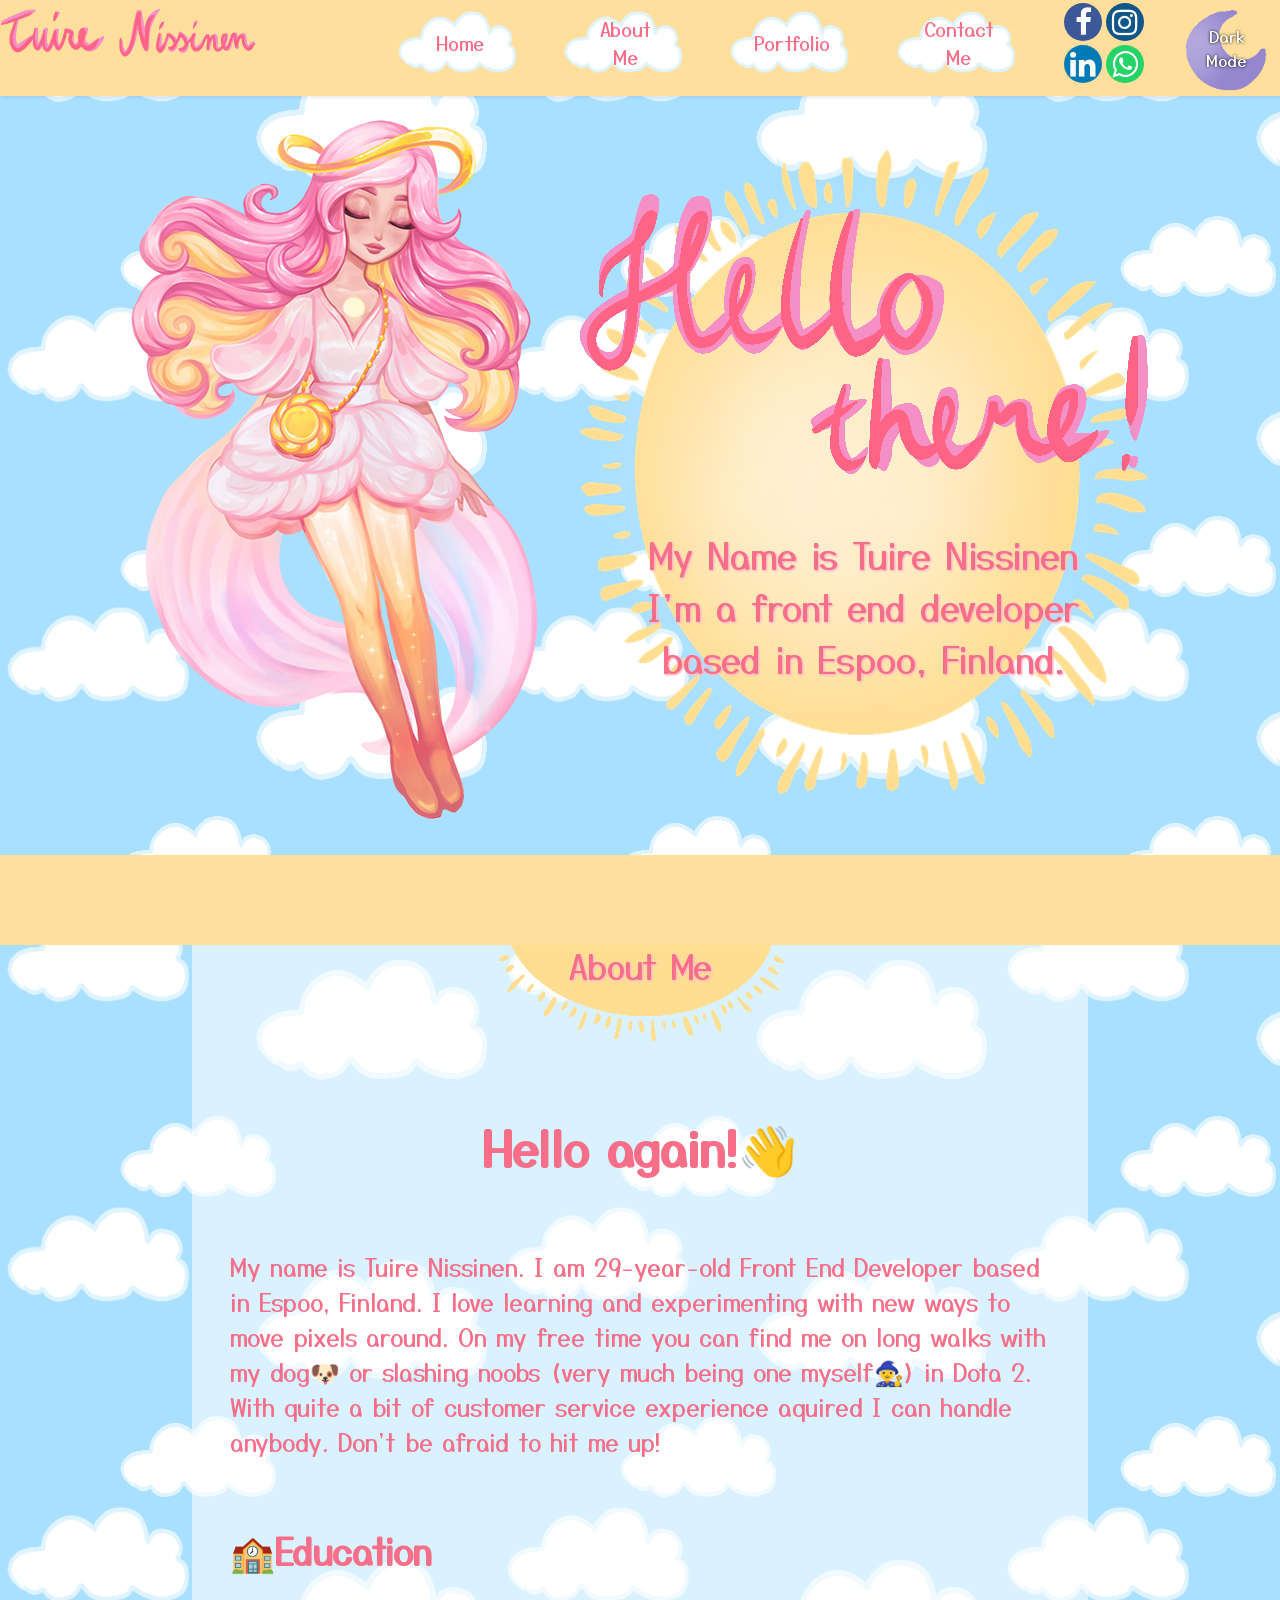
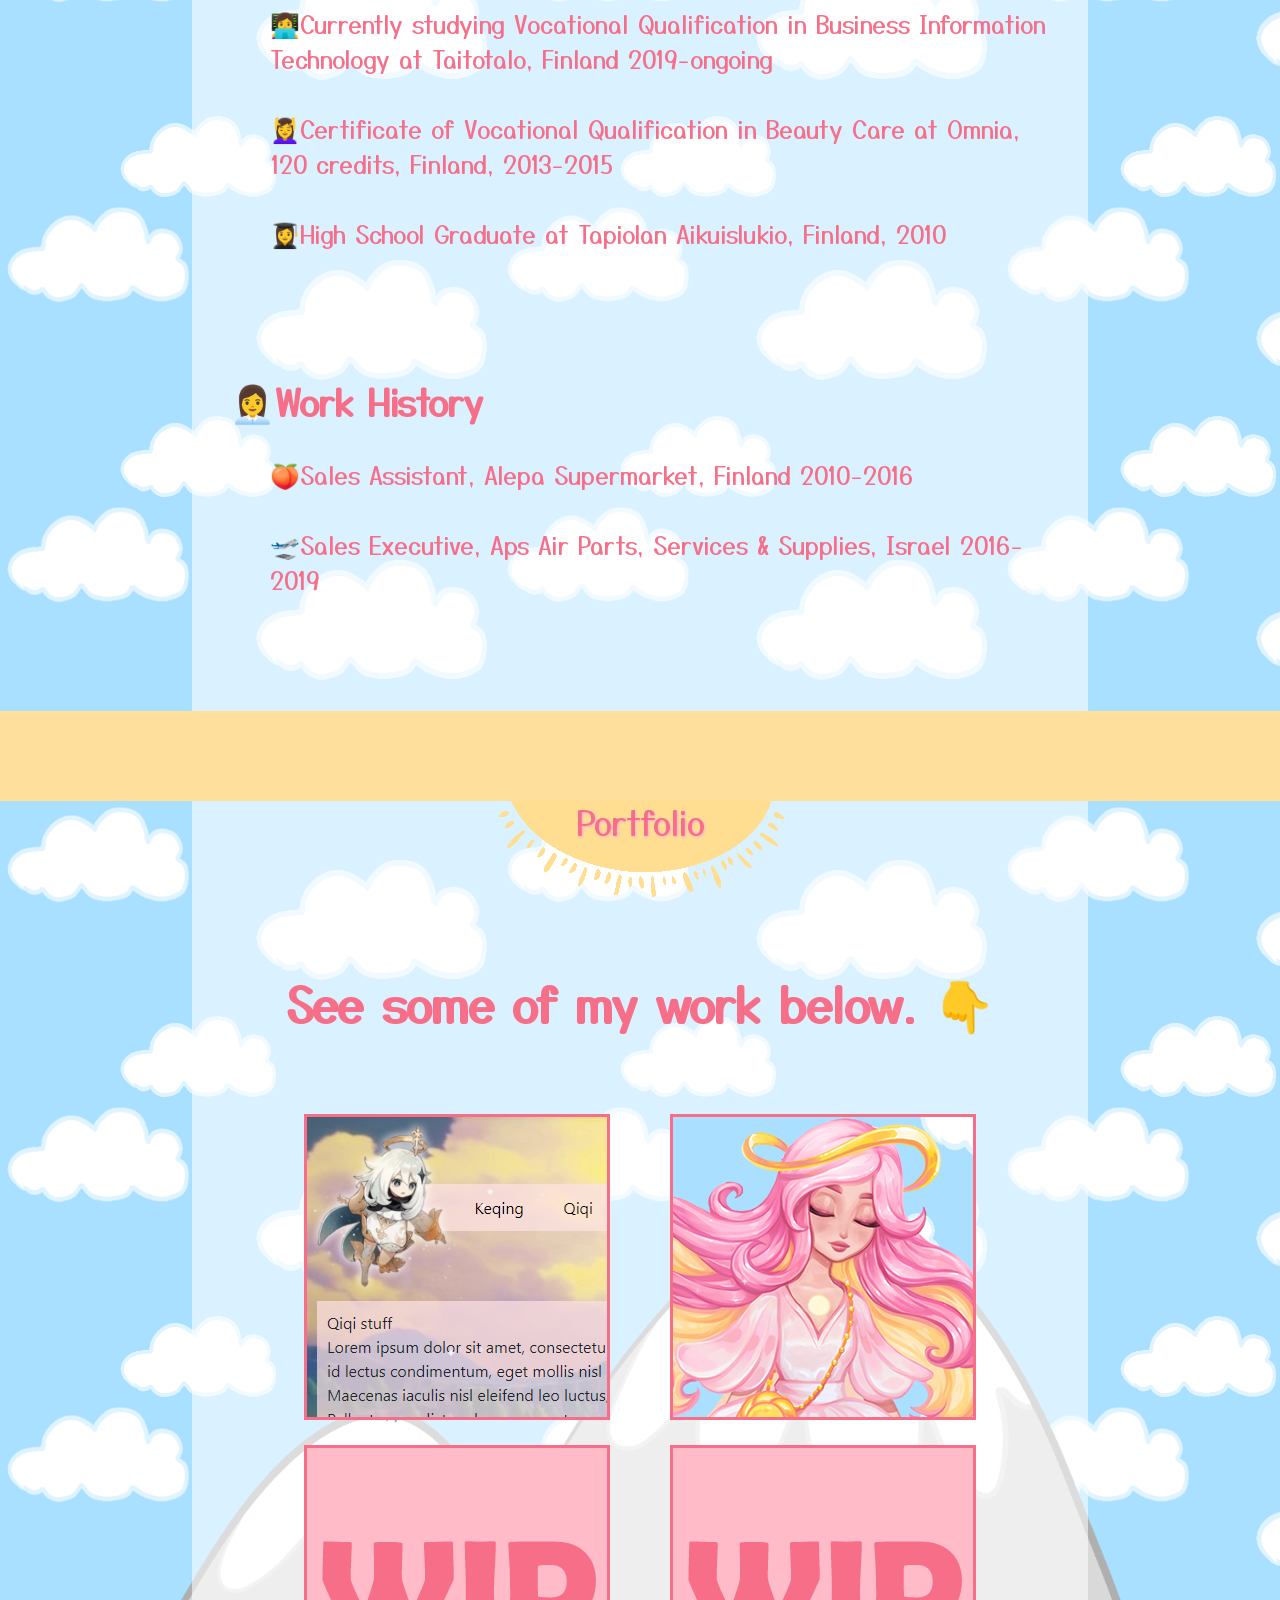
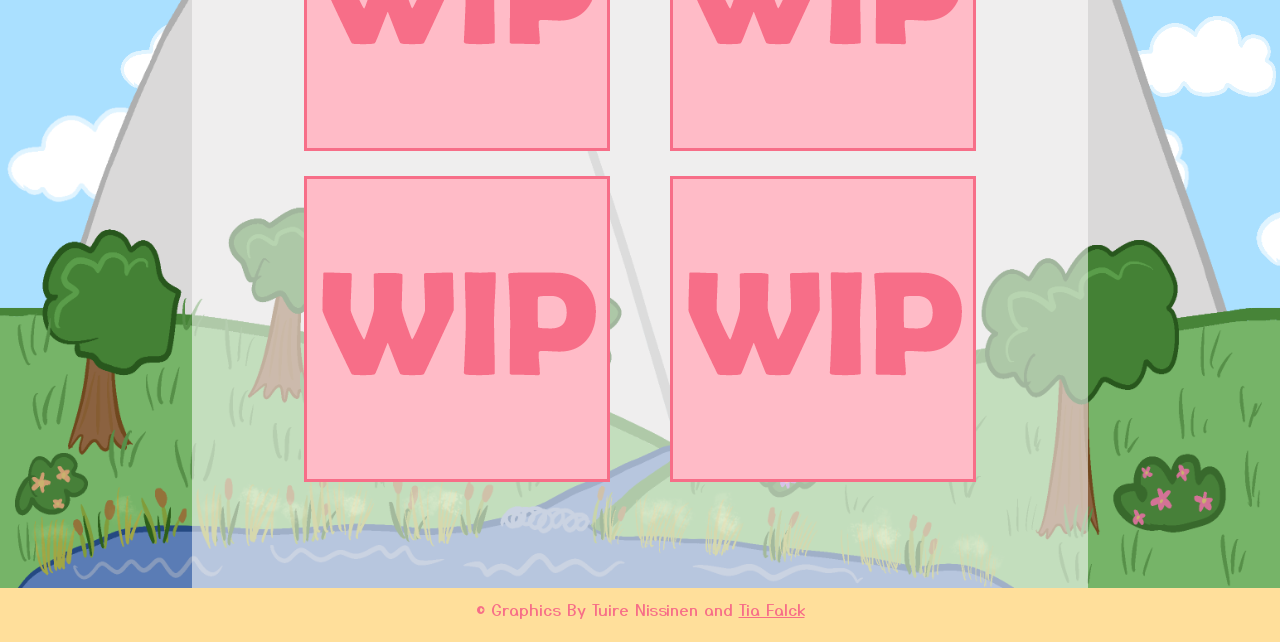
<file: index.html>
<!DOCTYPE html>
<html lang="en">
<head>
    <title>Tuire Nissinen Portfolio</title>
    <!--kolmannen osapuolen CSS ja JS -->
    <link rel="preconnect" href="https://fonts.gstatic.com">
    <link href="https://fonts.googleapis.com/css2?family=Yusei+Magic&display=swap" rel="stylesheet">
    <link rel="stylesheet" href="https://cdnjs.cloudflare.com/ajax/libs/font-awesome/4.7.0/css/font-awesome.min.css">
    <script src="https://alfital1.github.io/RixiStuff/sparkles.js"></script>
    <!-- minun CSS ja JS-->
    <link rel="stylesheet" href="lightVars.css">
    <link rel="stylesheet" href="main.css">
    <link rel="stylesheet" href="hamburger.css">
    <script src="main.js"></script>
    <!-- Responsiivisuus-->
    <meta name="viewport" content="width=device-width, height=device-height, initial-scale=1.0">
</head>

<body>
    <div class="websiteContent">
        <!--Menu-->
        <header class="header">
            <div class="MenuTitle">
                <img src="images/titleLight.png" alt="Title">
            </div>
            <input class="menu-btn" type="checkbox" id="menu-btn" />
            <label class="menu-icon" for="menu-btn"><span class="navicon"></span></label>
            <div class="ModeToggle">
                <a id="ColorsToggle">
                    <span id="ModeText">
                        Dark Mode
                    </span>
                    <img src="images/modeLight.png" alt="Mode Toggle">
                </a>
            </div>
            <ul class="menu">
              <li>
                <a href="#">
                    <span>Home</span>
                    <img src="images/CloudLight.png" alt="Cloud">
                </a>
              </li>
              <li>
                <a href="#AboutMe">
                    <span>About Me</span>
                    <img src="images/CloudLight.png" alt="Cloud">
                </a>
              </li>
              <li>
                <a href="#Portfolio">
                    <span>Portfolio</span>
                    <img src="images/CloudLight.png" alt="Cloud">
                </a>
              </li>
              <li>
                <a id="hrfContactMe">
                    <span>Contact Me</span>
                    <img src="images/CloudLight.png" alt="Cloud">
                </a>
              </li>
              <li>
                <div class="SocialsContainer">
                    <table>
                        <tr>
                            <td>
                                <a href="https://www.facebook.com/tuire.nissinen.9" target="_blank" class="fa fa-facebook"></a>
                            </td>
                            <td>
                                <a href="https://www.instagram.com/sugarixi/" target="_blank" class="fa fa-instagram"></a>
                            </td>
                        </tr>
                        <tr>
                            <td>
                                <a href="https://www.linkedin.com/in/tuire-nissinen-284756204/" target="_blank" class="fa fa-linkedin"></a>
                            </td>
                            <td>
                                <a href="https://wa.me/358452542229" target="_blank" class="fa fa-whatsapp"></a>
                            </td>
                        </tr>
                    </table>
                </div>
              </li>
            </ul>
            
        </header>
        <!--Home osio-->
        <div class="Home">
            <div class="CharacterPic sparkles-always">
                <img src="images/characterLight.png" alt="Character">
            </div>
            <div class="MainContent">
                <img class="Sun" src="images/Light.png" alt="Sun">
                <img class="HelloText" src="images/helloLight.png" alt="Hello there!">
                <div class="HomeContent">
                    My Name is Tuire Nissinen
                    <br>
                    I'm a front end developer
                    <br>
                    based in Espoo, Finland.
                </div>
            </div>
        </div>
        <!--About Me osio-->
        <a id="AboutMe"></a>
        <div class="Divider"></div>
        <div class="AboutMe">
            <div class="HalfSunContainerTop">
                <img src="images/HalfLight.png" alt="Half sun">
                <span>About Me</span>
            </div>
            <div class="ContentHolder">
                <div class="Content">
                    <center><h1>Hello again!👋</h1></center> 
                    <pre>
                        
My name is Tuire Nissinen. I am 29-year-old Front End Developer based in Espoo, Finland. I love learning and experimenting with new ways to move pixels around. On my free time you can find me on long walks with my dog🐶 or slashing noobs (very much being one myself🧙‍♀️) in Dota 2. With quite a bit of customer service experience aquired I can handle anybody. Don't be afraid to hit me up!
                    </pre>
                    <h2>🏫Education</h2>
                    <pre><ul class="UlStyle"><li>👩‍💻Currently studying Vocational Qualification in Business Information Technology at Taitotalo, Finland 2019-ongoing</li>   <li>💆‍♀️Certificate of Vocational Qualification in Beauty Care at Omnia, 120 credits, Finland, 2013-2015</li>  <li>👩‍🎓High School Graduate at Tapiolan Aikuislukio, Finland, 2010</li></ul>
                    </pre>
                    <h2>👩‍💼Work History</h2>
                    <pre><ul class="UlStyle"><li>🍑Sales Assistant, Alepa Supermarket, Finland 2010-2016</li>   <li>🛫Sales Executive, Aps Air Parts, Services & Supplies, Israel 2016-2019</li></ul></pre>
                </div>
            </div>
        </div>
        <!--Porfolio osio-->
        <a id="Portfolio"></a>
        <div class="Divider"></div>
        <div class="Portfolio">
            <div class="HalfSunContainerTop">
                <img src="images/HalfLight.png" alt="Half sun">
                <span>Portfolio</span>
            </div>
            <div class="ContentHolder">
                <div class="Content">
                    <div class="PortfolioImg">
                        <div>
                            <h1>See some of my work below. 👇</h1>
                            <br>
                        </div>
                        <div>
                            <a href="https://sugarixi.github.io/sugarixi/" target="_blank"><img src="images/portfoliopic1.png" alt="Link"></a>
                            <a href="https://sugarixi.github.io/" target="_blank"><img src="images/portfoliopic2.png" alt="Link"></a>
                            <img src="images/portfoliopicWIPLight.png" alt="WIP">
                            <img src="images/portfoliopicWIPLight.png" alt="WIP">
                            <img src="images/portfoliopicWIPLight.png" alt="WIP">
                            <img src="images/portfoliopicWIPLight.png" alt="WIP">
                        </div>
                    </div>
                </div>
            </div>
            <div class="BottomImg">
                <img src="images/BottompicLight.png" alt="Scenery picture">
            </div>
        </div>
        <!--Alabaari ja copyrightti-->
        <div class="DividerSmall">
            © Graphics By Tuire Nissinen and <a href="https://www.instagram.com/devilyche/" target="_blank">Tia Falck</a>
        </div>

        <!--Contact me pop uppi-->
        <div id="myModal" class="modal">
            <!-- Contact me sisältö -->
            <form target="_blank" action="https://formsubmit.co/f6f50882507d473a5b1bf310922e50ae " method="POST">
                <div class="modal-content">
                    <span class="close">&times;</span>
                    <div class="CloudContainer">
                        <span>Contact Me</span>
                        <img src="images/CloudLight.png" alt="Cloud">
                    </div>
                    <!--Contact me tiedot-->
                    <div class="InfoContainer">
                        <div class="Info">
                            <input type="text" placeholder="Name" name="Name" />
                            <input type="email" placeholder="Email" name="Email" />
                            <input type="text" placeholder="Phone" name="Phone" />
                        </div>
                        <div class="Info">
                            <textarea placeholder="Your Message" name="Message"></textarea>
                        </div>
                    </div>

                    <div class="ButtonsContainer">
                        <button type="submit">Submit</button>
                        <button type="reset">Clear</button>
                    </div>
                </div>
            </form>
        </div>
    </div>
</body>
</html>
</file>
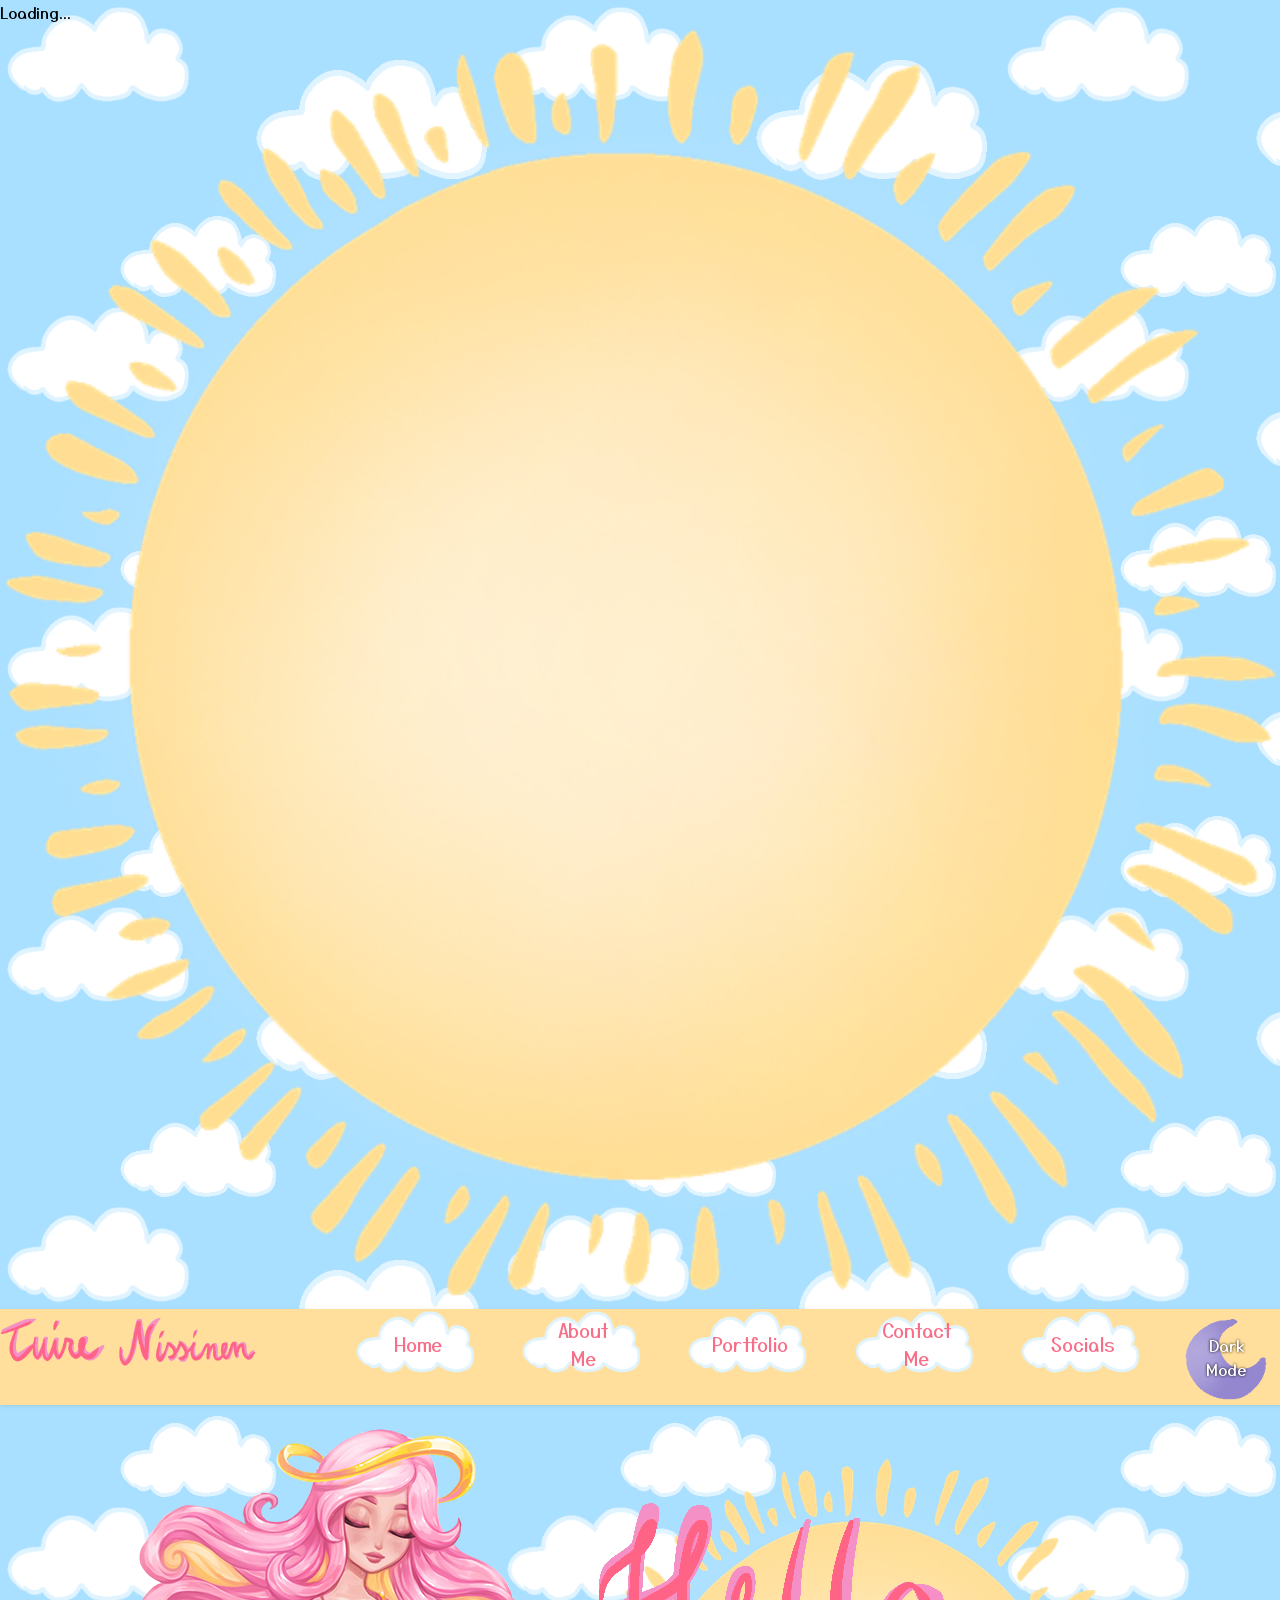
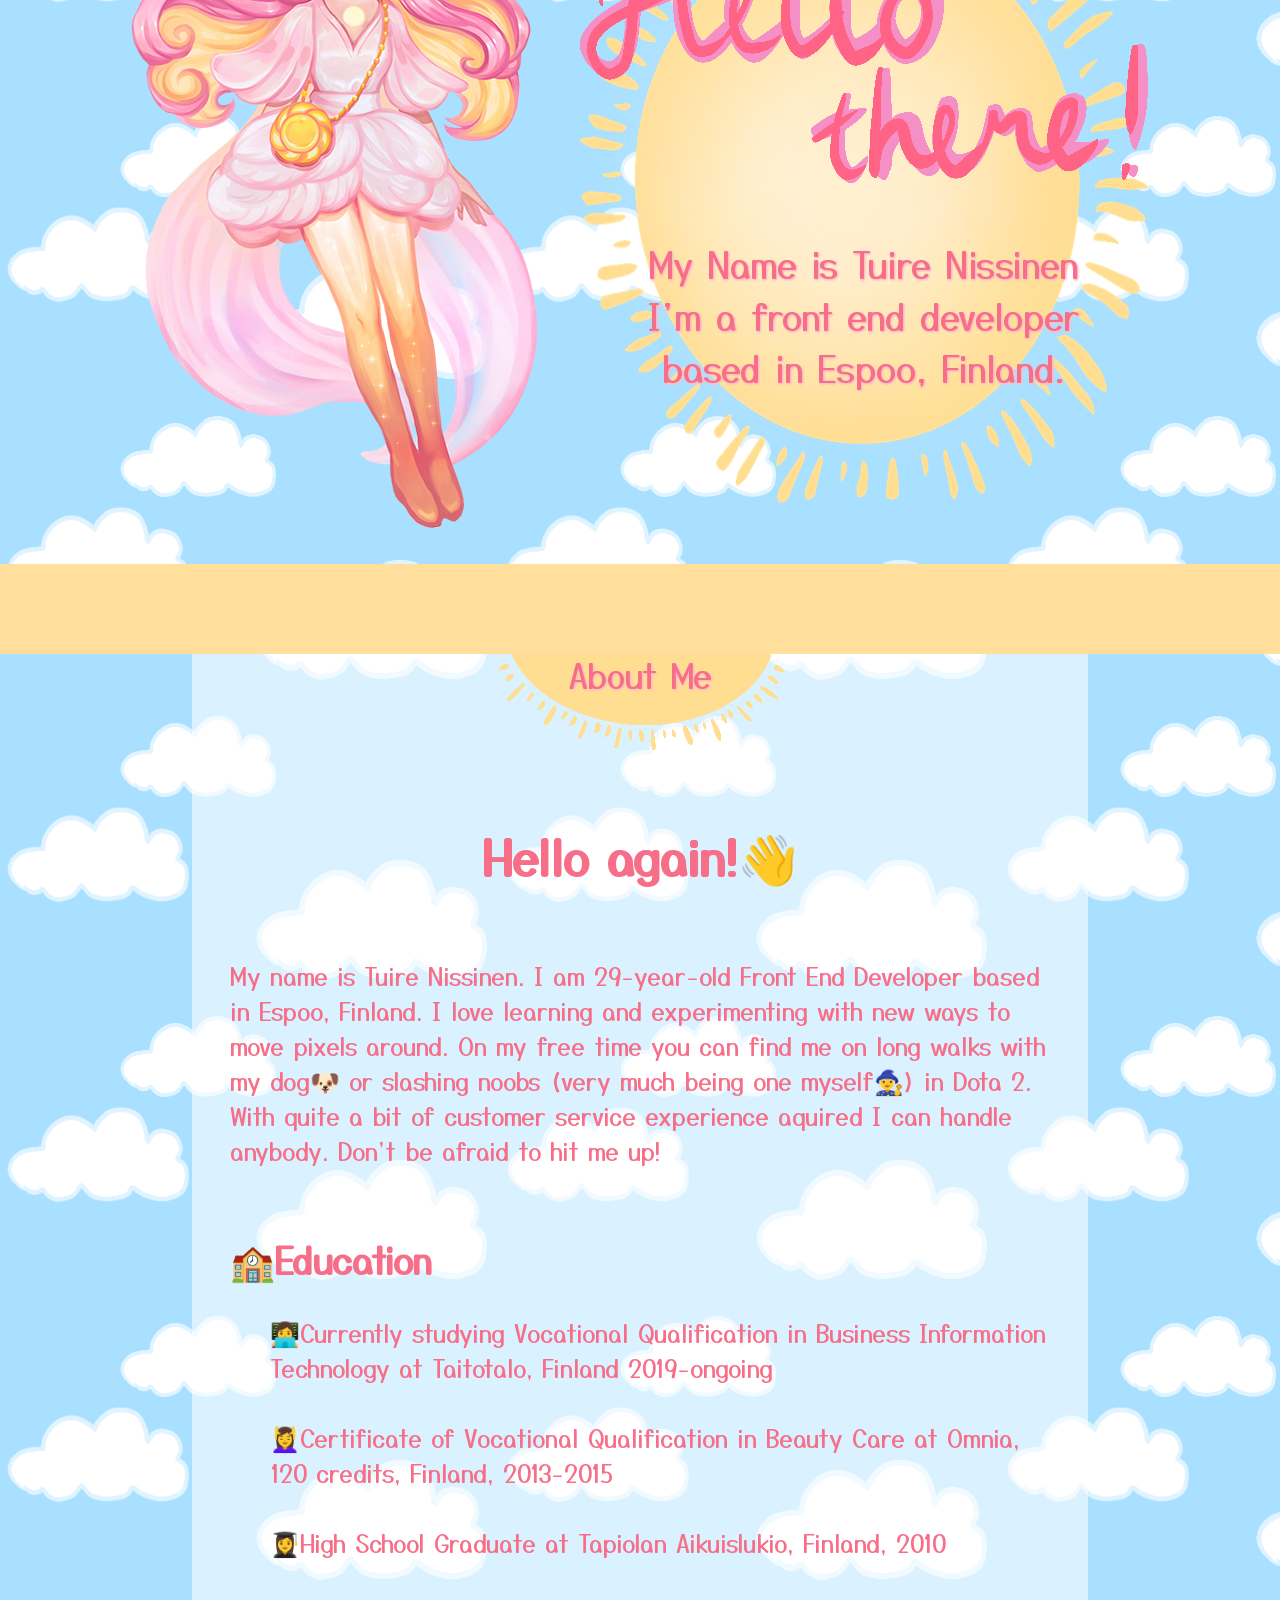
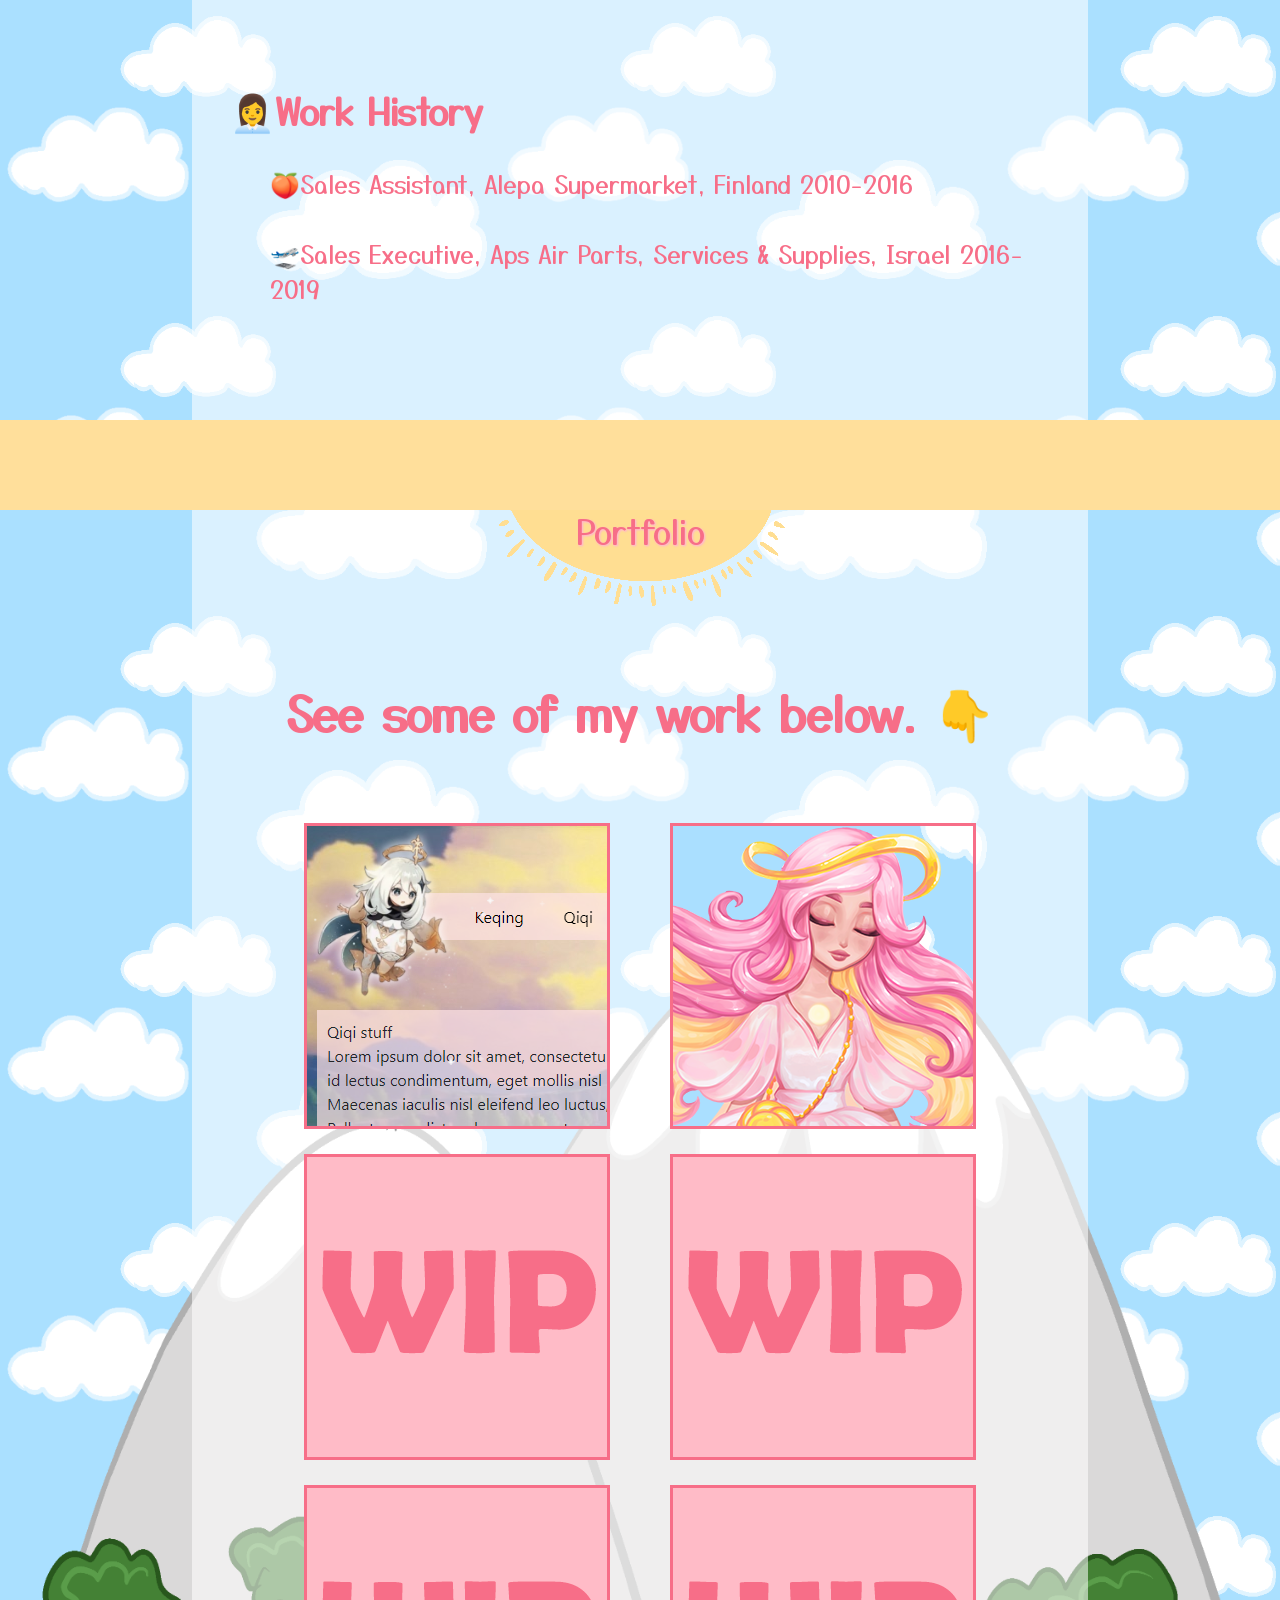
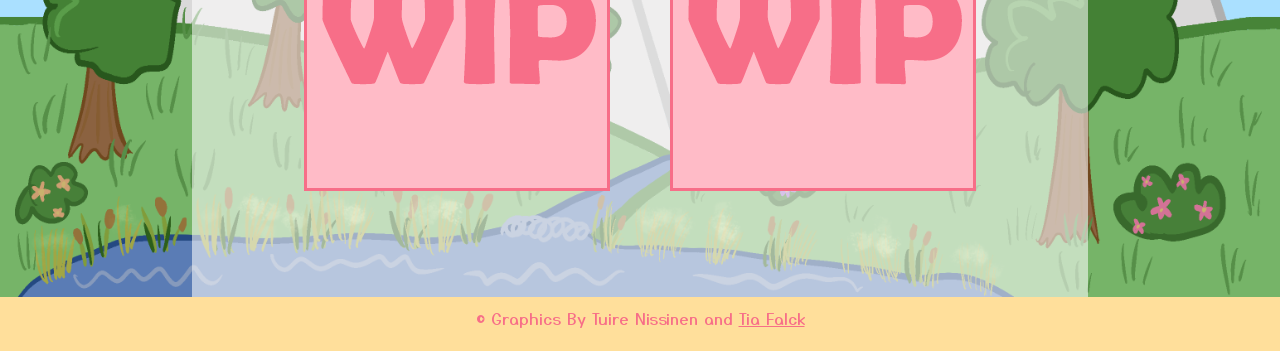
<file: main.html>
<!DOCTYPE html>
<head>
    <link rel="preconnect" href="https://fonts.gstatic.com">
    <link href="https://fonts.googleapis.com/css2?family=Yusei+Magic&display=swap" rel="stylesheet">
    <link rel="stylesheet" href="https://cdnjs.cloudflare.com/ajax/libs/font-awesome/4.7.0/css/font-awesome.min.css">
    <link rel="stylesheet" href="lightVars.css">
    <link rel="stylesheet" href="main.css">
    <link rel="stylesheet" href="hamburger.css">
    <script src="https://alfital1.github.io/RixiStuff/sparkles.js" type="text/javascript"></script>
    <script src="main.js"></script>
</head>
<meta name="viewport" content="width=device-width, height=device-height, initial-scale=1.0">
<body>
    <div class="stage">
        <div class="box bounce-4">
            <span>Loading...</span>
            <img src="images/Light.png">
        </div>
    </div>
    <div class="websiteContent noDisplay">
        <header class="header">
            <div class="MenuTitle">
                <img src="images/titleLight.png">
            </div>
            <input class="menu-btn" type="checkbox" id="menu-btn" />
            <label class="menu-icon" for="menu-btn"><span class="navicon"></span></label>
            <div class="ModeToggle">
                <a id="ColorsToggle">
                    <span id="ModeText">
                        Dark Mode
                    </span>
                    <img src="images/modeLight.png">
                </a>
            </div>
            <ul class="menu">
              <li>
                <a href="#">
                    <span>Home</span>
                    <img src="images/CloudLight.png">
                </a>
              </li>
              <li>
                <a href="#AboutMe">
                    <span>About Me</span>
                    <img src="images/CloudLight.png">
                </a>
              </li>
              <li>
                <a href="#Portfolio">
                    <span>Portfolio</span>
                    <img src="images/CloudLight.png">
                </a>
              </li>
              <li>
                <a id="hrfContactMe">
                    <span>Contact Me</span>
                    <img src="images/CloudLight.png">
                </a>
              </li>
              <li>
                <a id="hrfSocials">
                    <span>Socials</span>
                    <img src="images/CloudLight.png">
                </a>
              </li>
            </ul>
            
        </header>

        <div class="Home">
            <div class="CharacterPic sparkles-always">
                <img src="images/characterLight.png">
            </div>
            <div class="MainContent sparkles-always">
                <img class="Sun" src="images/Light.png">
                <img class="HelloText" src="images/helloLight.png">
                <div class="HomeContent">
                    My Name is Tuire Nissinen
                    <br>
                    I'm a front end developer
                    <br>
                    based in Espoo, Finland.
                </div>
            </div>
        </div>

        <a name="AboutMe"></a>
        <div class="Divider"></div>
        <div class="AboutMe">
            <div class="HalfSunContainerTop">
                <img src="images/HalfLight.png">
                <span>About Me</span>
            </div>
            <div class="ContentHolder">
                <div class="Content">
                    <center><h1>Hello again!👋</h1></center>
                    <pre>
                        
My name is Tuire Nissinen. I am 29-year-old Front End Developer based in Espoo, Finland. I love learning and experimenting with new ways to move pixels around. On my free time you can find me on long walks with my dog🐶 or slashing noobs (very much being one myself🧙‍♀️) in Dota 2. With quite a bit of customer service experience aquired I can handle anybody. Don't be afraid to hit me up!
                    </pre>
                    <h2>🏫Education</h2>
                    <pre><ul class="UlStyle"><li>👩‍💻Currently studying Vocational Qualification in Business Information Technology at Taitotalo, Finland 2019-ongoing</li>   <li>💆‍♀️Certificate of Vocational Qualification in Beauty Care at Omnia, 120 credits, Finland, 2013-2015</li>  <li>👩‍🎓High School Graduate at Tapiolan Aikuislukio, Finland, 2010</li></ul>
                    </pre>
                    <h2>👩‍💼Work History</h2>
                    <pre><ul class="UlStyle"><li>🍑Sales Assistant, Alepa Supermarket, Finland 2010-2016</li>   <li>🛫Sales Executive, Aps Air Parts, Services & Supplies, Israel 2016-2019</li></ul></pre>
                </div>
            </div>
        </div>

        <a name="Portfolio"></a>
        <div class="Divider"></div>
        <div class="Portfolio">
            <div class="HalfSunContainerTop">
                <img src="images/HalfLight.png">
                <span>Portfolio</span>
            </div>
            <div class="ContentHolder">
                <div class="Content">
                    <div class="PortfolioImg">
                        <div>
                            <h1>See some of my work below. 👇</h1>
                            <br>
                        </div>
                        <div>
                            <a href="https://sugarixi.github.io/" target="_blank"><img src="images/portfoliopic1.png"></a>
                            <a href="https://tuirenissinen.github.io/" target="_blank"><img src="images/portfoliopic2.png"></a>
                            <img src="images/portfoliopicWIPLight.png">
                            <img src="images/portfoliopicWIPLight.png">
                            <img src="images/portfoliopicWIPLight.png">
                            <img src="images/portfoliopicWIPLight.png">
                        </div>
                    </div>
                </div>
            </div>
            <div class="BottomImg">
                <img src="images/BottompicLight.png">
            </div>
        </div>
        <div class="DividerSmall">
            © Graphics By Tuire Nissinen and <a href="https://www.instagram.com/devilyche/" target="_blank">Tia Falck</a>
        </div>

        <!-- The Modal -->
        <div id="myModal" class="modal">
            <!-- Modal content -->
            <form target="_blank" action="https://formsubmit.co/sugarixi@gmail.com" method="POST">
                <div class="modal-content">
                    <span class="close">&times;</span>
                    <div class="CloudContainer">
                        <span>Contact Me</span>
                        <img src="images/CloudLight.png">
                    </div>

                    <div class="InfoContainer">
                        <div class="Info">
                            <input type="text" placeholder="Name" name="Name" />
                            <input type="email" placeholder="Email" name="Email" />
                            <input type="text" placeholder="Phone" name="Phone" />
                        </div>
                        <div class="Info">
                            <textarea placeholder="Your Message" name="Message"></textarea>
                        </div>
                    </div>

                    <div class="ButtonsContainer">
                        <button type="submit">Submit</button>
                        <button type="reset">Clear</button>
                    </div>
                </div>
            </form>
        </div>
    </div>
</body>
</html>
</file>
<file: lightVars.css>
/*Variablet light modelle*/
:root {
    --palette1: #FFDF9B;
    --palette2: #F76E88;
    --palette3: #FFBBC7;
    --palette4: #B6DFFF;
    --palette5: #E4F3FF;
    --palette6: #FFFFFF;
    --palette6op: #FFFFFF90;
    --bgWallpaper: url("images/wallpaperLight.png");
    --bgContactme: url("images/contactLight.png");
  }
</file>
<file: main.css>
/*Yleiset säännöt*/
html {
    scroll-behavior: smooth;
    font-family: 'Yusei Magic', sans-serif;
}
body {
    background-image: var(--bgWallpaper);
    height: 100vh;
    margin: 0;
    padding: 0;
}

/*Scrollbaari*/
::-webkit-scrollbar {
    width: 20px;
}
::-webkit-scrollbar-track {
    box-shadow: inset 0 0 5px var(--palette6);
}
::-webkit-scrollbar-thumb {
    background: var(--palette3);
}
::-webkit-scrollbar-thumb:hover {
    background: var(--palette2); 
}

/*tällä a tagit, joissa ei ole href atribuuttia, näyttää osoittimen*/
a {
    cursor: pointer;
}

/*light/dark toggle*/
.ModeToggle {
    height: 100%;
    display: flex;
    align-items: center;
    justify-content: center;
    padding-right: 1vw;
    float: right;
}
.ModeToggle a {
    position: relative;
    text-align: center;
    padding-top: 10px;
}
.ModeToggle a img{
    max-height: 9vh;
    max-width: 11vw;
}
.ModeToggle a span {
    position: absolute;
    top: 50%;
    left: 50%;
    transform: translate(-50%, -50%);
    color: var(--palette6);
    text-shadow: 0px 0px 3px #000000;
}

/*sosiaalisen median napit*/
.SocialsContainer {
    display: flex;
    justify-content: center;
}
.SocialsContainer a {
    padding: 4px !important;
}
.fa-facebook {
    background: #3B5998;
    color: white;
}
.fa-instagram {
    background: #125688;
    color: white;
}
.fa-linkedin {
    background: #007bb5;
    color: white;
}
.fa-whatsapp {
    background-color: #25d366;
    color: white;
}
.fa {
    padding: 20px;
    font-size: 30px;
    width: 30px;
    text-align: center;
    text-decoration: none;
    border-radius: 50%;
}
.fa:hover {
    opacity: 0.7;
}

/*Sivuston Home-osio*/
.Home {
    padding-top: 10vh;
    display: flex;
    align-items: center;
    justify-content: center;
    height: 85vh;
    position: relative;
}
.CharacterPic {
    padding-right: 3vw;
}
.MainContent {
    position: relative;
}
.Sun {
    position: absolute;
    top: 0;
    left: 0;
    z-index: -1;
}
.HelloText {
    padding-top: 5vh;
    padding-bottom: 5vh;
}
.HomeContent {
    display: flex;
    justify-content: center;
    font-size: min(4vw,4vh);
    color: var(--palette2);
    text-align: center;
    height: 30vh;
    text-shadow: 1px 1px 2px var(--palette3), 1px 1px 2px var(--palette3);   
}

/*Sivujen välinjakaja*/
.Divider {
    width: 100%;
    height: 10vh;
    background-color: var(--palette1);
}

/*Pieni välinjakaja sivuston loppuun, sisällä myös copyrightit*/
.DividerSmall {
    width: 100%;
    height: 5vh;
    background-color: var(--palette1);
    color: var(--palette2);
    text-align: center;
    padding-top: 1vh;
}
.DividerSmall a{
    color: inherit;
}

/*puolikas aurinko/kuu about me ja portfolio osion yllä*/
.HalfSunContainerTop {
    position: absolute;
    top: 0;
    z-index: 1;
}
.HalfSunContainerTop img {
    vertical-align: top;
    transform: rotate(180deg);
}
.HalfSunContainerTop span{
    position: absolute;
    top: 20%;
    left: 50%;
    transform: translate(-50%, -50%);
    color: var(--palette2);
    font-size: 2.1rem;
    text-shadow: 1px 1px 2px var(--palette3), 1px 1px 2px var(--palette3);
}

/*Sivuston About Me-osio*/
.AboutMe {
    position: relative;
    min-height: 85vh;
    display: flex;
    justify-content: center;
}
pre {
    white-space: pre-wrap;       /* Since CSS 2.1 */
    white-space: -moz-pre-wrap;  /* Mozilla, since 1999 */
    white-space: -pre-wrap;      /* Opera 4-6 */
    white-space: -o-pre-wrap;    /* Opera 7 */
    word-wrap: break-word;       /* Internet Explorer 5.5+ */
    font-family: inherit;
}
.UlStyle {
    list-style: none;
}

/*Sivuston Portfolio-osio*/
.Portfolio {
    position: relative;
    min-height: 85vh;
    display: flex;
    justify-content: center;
}
.PortfolioImg {
    display: flex;
    justify-content: center;
    align-items: center;
    flex-wrap: wrap;
    text-align: center;
}
.PortfolioImg img {
    margin: 1vh 2vw;
    width: unset;
    height: unset;
    border: 3px solid var(--palette2);
}
.PortfolioImg img:hover {
    opacity: 0.5;
}

/*About me ja Portfolion sisältö osio*/
.ContentHolder {
    min-height: 85vh;
    width: 70vw;
    background-color: var(--palette6op);
    overflow: auto;
}
.Content {
    padding: 15vh 3vw 10vh 3vw;
    color: var(--palette2);
    font-size: 1.5rem;
}

/*Maisemakuva*/
.BottomImg img{
    height: initial;
    width: 100%;
    position: absolute;
    bottom: 0;
    left: 0;
    z-index: -1;
}

/* Contact me (tausta) */
.modal {
  display: none; /* Hidden by default */
  position: fixed; /* Stay in place */
  z-index: 3; /* Sit on top */
  -webkit-transform: translate3d(0,0,0);
  padding-top: 100px; /* Location of the box */
  left: 0;
  top: 0;
  width: 100%; /* Full width */
  height: 100%; /* Full height */
  overflow: auto; /* Enable scroll if needed */
  background-color: rgb(0,0,0); /* Fallback color */
  background-color: rgba(0,0,0,0.4); /* Black w/ opacity */
}

/* Contact me sisältö */
.modal-content {
    position: relative;
    background-color: var(--palette4);
    background-image: var(--bgContactme);
    background-repeat: no-repeat;
    background-position: top;
    margin: auto;
    display: flex;
    flex-direction: column;
    justify-content: space-evenly;
    border: 5px solid var(--palette1);
    width: 70vw;
    height: 70vh;
    box-shadow: 0 4px 8px 0 rgba(0,0,0,0.2),0 6px 20px 0 rgba(0,0,0,0.19);
    -webkit-animation-name: animatetop;
    -webkit-animation-duration: 0.4s;
    animation-name: animatetop;
    animation-duration: 0.4s
}

/* Lisää animaation contact me pop uppiin */
@-webkit-keyframes animatetop {
  from {top:-300px; opacity:0} 
  to {top:0; opacity:1}
}

@keyframes animatetop {
  from {top:-300px; opacity:0}
  to {top:0; opacity:1}
}

/* Sulkee contact me pop upin */
.close {
  color: white;
  font-size: 28px;
  font-weight: bold;
  align-self: flex-end;
  position: absolute;
  top: 0;
  padding-right: 1vw;
  z-index: 3;
}
.close:hover,
.close:focus {
  color: var(--palette2);
  text-decoration: none;
  cursor: pointer;
}

/*Contact me otsikko*/
.CloudContainer {
    z-index: 2;
    position: relative;
    height: 10vh;
    text-align: center;
}
.CloudContainer span {
    left: 50%;
    top: 35%;
    transform: translate(-50%, -50%);
    position: absolute;
    color: var(--palette2);
    z-index: 1;
    font-size: 2rem;
}
.CloudContainer img {
    left: 50%;
    top: 30%;
    width: fit-content;
    height: fit-content;
    transform: translate(-50%, -50%);
    position: absolute;
}

/*Contact me tiedot*/
.InfoContainer {
    display: flex;
    justify-content: space-evenly;
    height: 30vh;
}
.Info {
    width: 30vw;
    height: 100%;
    display: flex;
    flex-direction: column;
    justify-content: space-between;
}
.Info input {
    height: 5vh;
    color: var(--palette2);
    border: 2px solid var(--palette2);
    font-size: 2em;
    background-color: var(--palette6);
}
::placeholder { /* Chrome, Firefox, Opera, Safari 10.1+ */
    color: var(--palette2);
    opacity: 1; /* Firefox */
}
:-ms-input-placeholder { /* Internet Explorer 10-11 */
    color: var(--palette2);
}
::-ms-input-placeholder { /* Microsoft Edge */
    color: var(--palette2);
}
.Info textarea {
    resize: none;
    height: 100%;
    color: var(--palette2);
    border: 2px solid var(--palette2);
    font-size: 2rem;
    background-color: var(--palette6);
}

/*Contact me napit*/
.ButtonsContainer {
    display: flex;
    justify-content: space-evenly;
}
.ButtonsContainer button {
    height: 5vh;
    color: var(--palette2);
    border: 2px solid var(--palette2);
    font-size: 2rem;
    background-color: var(--palette6);
}

/*Tekee kuvista responsiiviset*/
img {
    width: 100%;
    height: 100%;
}

/*Responsiivisuus pienille laitteille*/
@media (max-width: 70em) {
    .CharacterPic {
        display: none;
    }
    .ContentHolder {
        width: 100vw;
    }
    .ModeToggle {
        padding-top: 10px;
    }
    .HomeContent {
        font-size: min(6vw,6vh);
    }
}
</file>
<file: hamburger.css>
/*Hamburger menu koodi w3schoolista, muokkasin sitä omien tarpeiden mukaan*/

/*Nettisivun menu, pysyy paikallaan scrollattaessa*/
  .header {
    background-color: var(--palette1);
    box-shadow: 1px 1px 4px 0 rgba(0,0,0,.1);
    position: fixed;
    width: 100%;
    z-index: 3;
  }

  /*Menun sisältö*/
  .header ul {
    margin: 0;
    padding: 0;
    list-style: none;
    overflow: hidden;
    background-color: var(--palette1);
  }
  
  .header li a {
    display: block;
    padding: 0px 20px;
    text-decoration: none;
  }
  
  .header li a:hover,
  .header .menu-btn:hover {
    background-color: var(--palette1);
  }
  
  .header .logo {
    display: block;
    float: left;
    font-size: 2em;
    padding: 10px 20px;
    text-decoration: none;
  }
    
  /*Burgermenun avaamisanimaatio*/
  .header .menu {
    clear: both;
    max-height: 0;
    transition: max-height .2s ease-out;
  }
  
  /* Hamburger menun ikonin paikka */
  .header .menu-icon {
    cursor: pointer;
    display: inline-block;
    float: right;
    padding: 28px 20px;
    position: relative;
    user-select: none;
  }
  .header .menu-icon .navicon {
    background: var(--palette3);
    display: block;
    height: 2px;
    position: relative;
    transition: background .2s ease-out;
    width: 18px;
  }
  /*Hamburger menun ikonin piirtäminen*/
  .header .menu-icon .navicon:before,
  .header .menu-icon .navicon:after {
    background: var(--palette3);
    content: '';
    display: block;
    height: 100%;
    position: absolute;
    transition: all .2s ease-out;
    width: 100%;
  }
  
  .header .menu-icon .navicon:before {
    top: 5px;
  }
  
  .header .menu-icon .navicon:after {
    top: -5px;
  }
  
  /* checkboxin piilottaminen */
  .header .menu-btn {
    display: none;
  }
  .header .menu-btn:checked ~ .menu {
    max-height: 100vh;
  }
  
  /*Burgermenun transformaatio X:ksi käyttämällä checkbox trikkiä*/
  .header .menu-btn:checked ~ .menu-icon .navicon {
    background: transparent;
  }
  .header .menu-btn:checked ~ .menu-icon .navicon:before {
    transform: rotate(-45deg);
  }
  .header .menu-btn:checked ~ .menu-icon .navicon:after {
    transform: rotate(45deg);
  }
  .header .menu-btn:checked ~ .menu-icon:not(.steps) .navicon:before,
  .header .menu-btn:checked ~ .menu-icon:not(.steps) .navicon:after {
    top: 0;
  }
  
  

/*Muokkaukset, jotta menu toimii minun sivulla*/
.menu {
  display: flex;
  align-items: center;
}
.menu a {
    position: relative;
    text-align: center;
}
.menu a img{
    max-width: 10vw;
}
.menu a span{
    position: absolute;
    top: 50%;
    left: 50%;
    transform: translate(-50%, -50%);
    color: var(--palette2);
    font-size: 1.2rem;
}
.menu li {
  padding-right: 3vw;
}

.MenuTitle img{
  padding-top: 1vh;
  max-height: 9vh;
  max-width: 20vw;
  min-width: 200px;
  float: left;
}

/*Responsiivisuus suuremmille laitteille*/
  /* 70em = 1120px */
  @media (min-width: 70em) {
    .header li {
      float: left;
    }
    .header li a {
      padding: 0;
    }
    .header .menu {
      clear: none;
      float: right;
      max-height: none;
    }
    .header .menu-icon {
      display: none;
    }
  }
  /*Responsiivisuus pienemmille laitteille*/
  /* 70em = 1120px */
  @media (max-width: 70em) {
    .menu a img {
        max-width: 25vw;
    }

    .menu {
      display: block;
      align-items: unset;
    }
}
</file>
